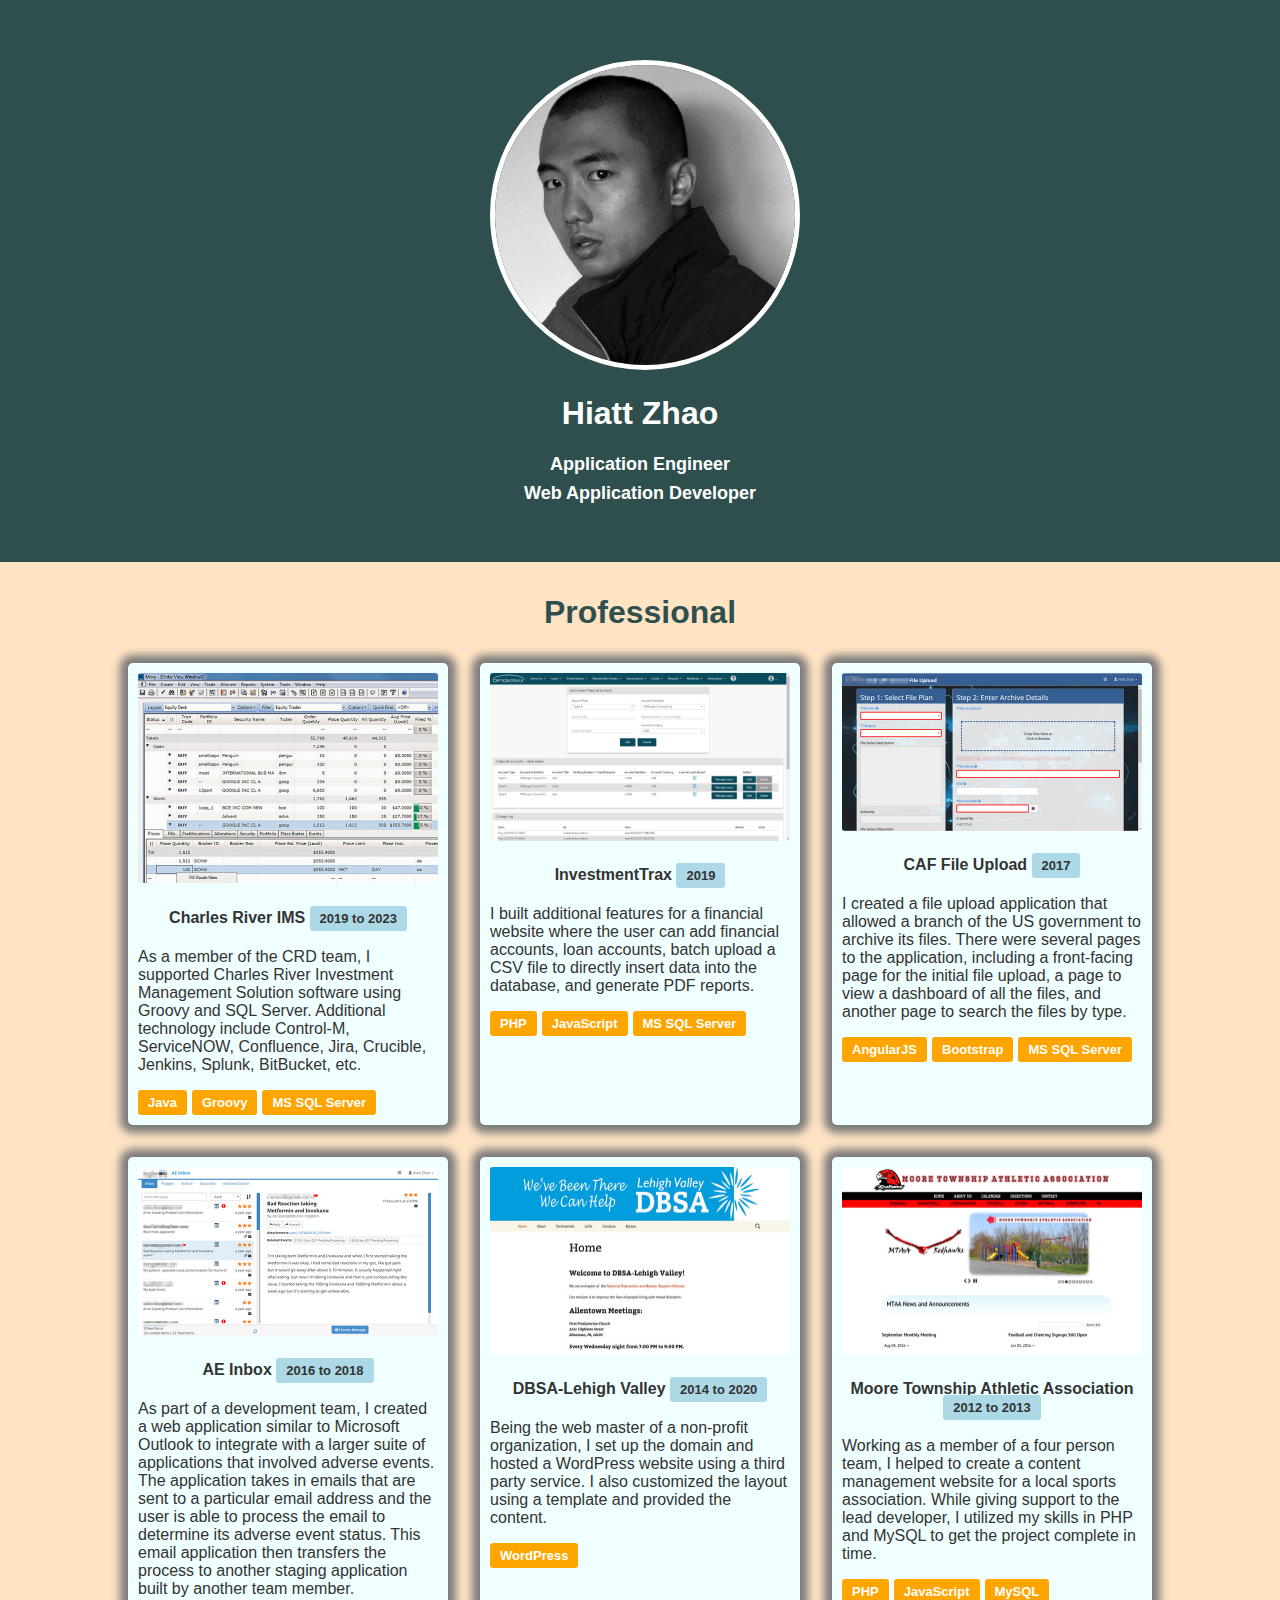
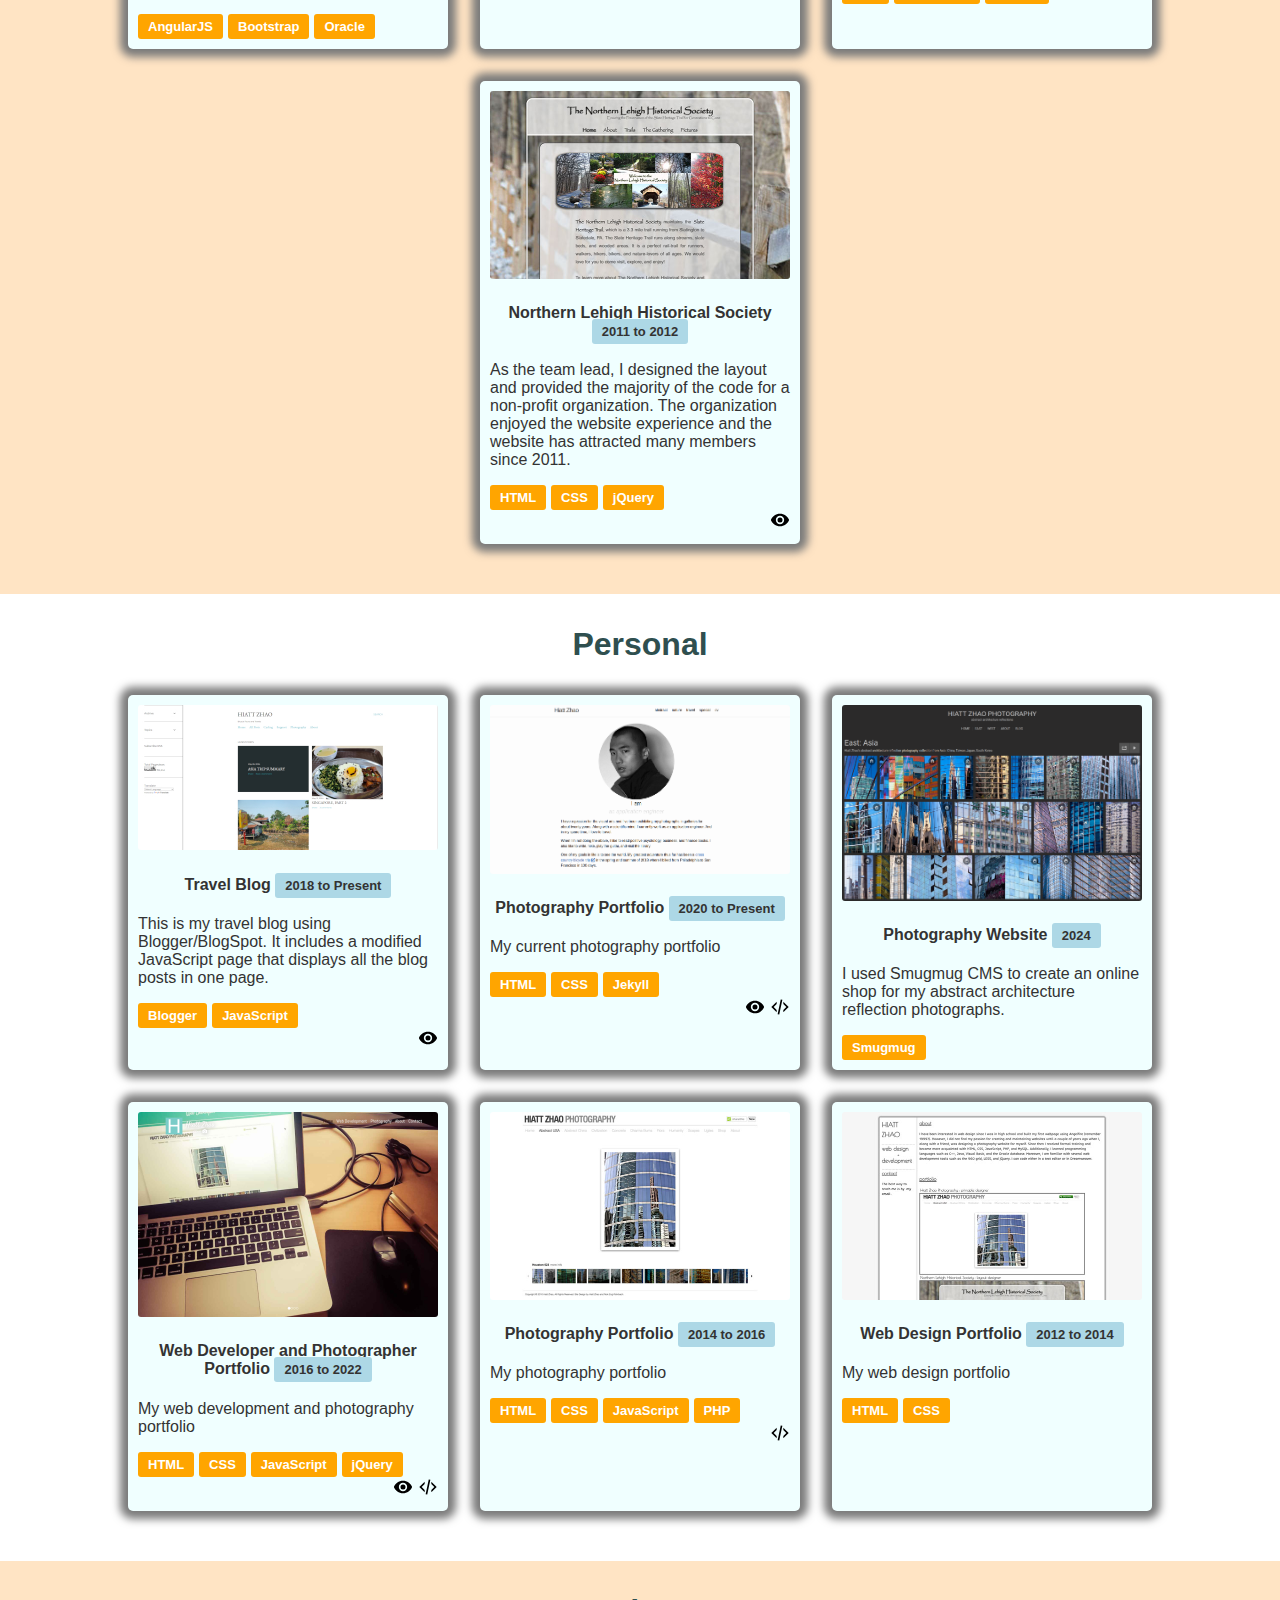
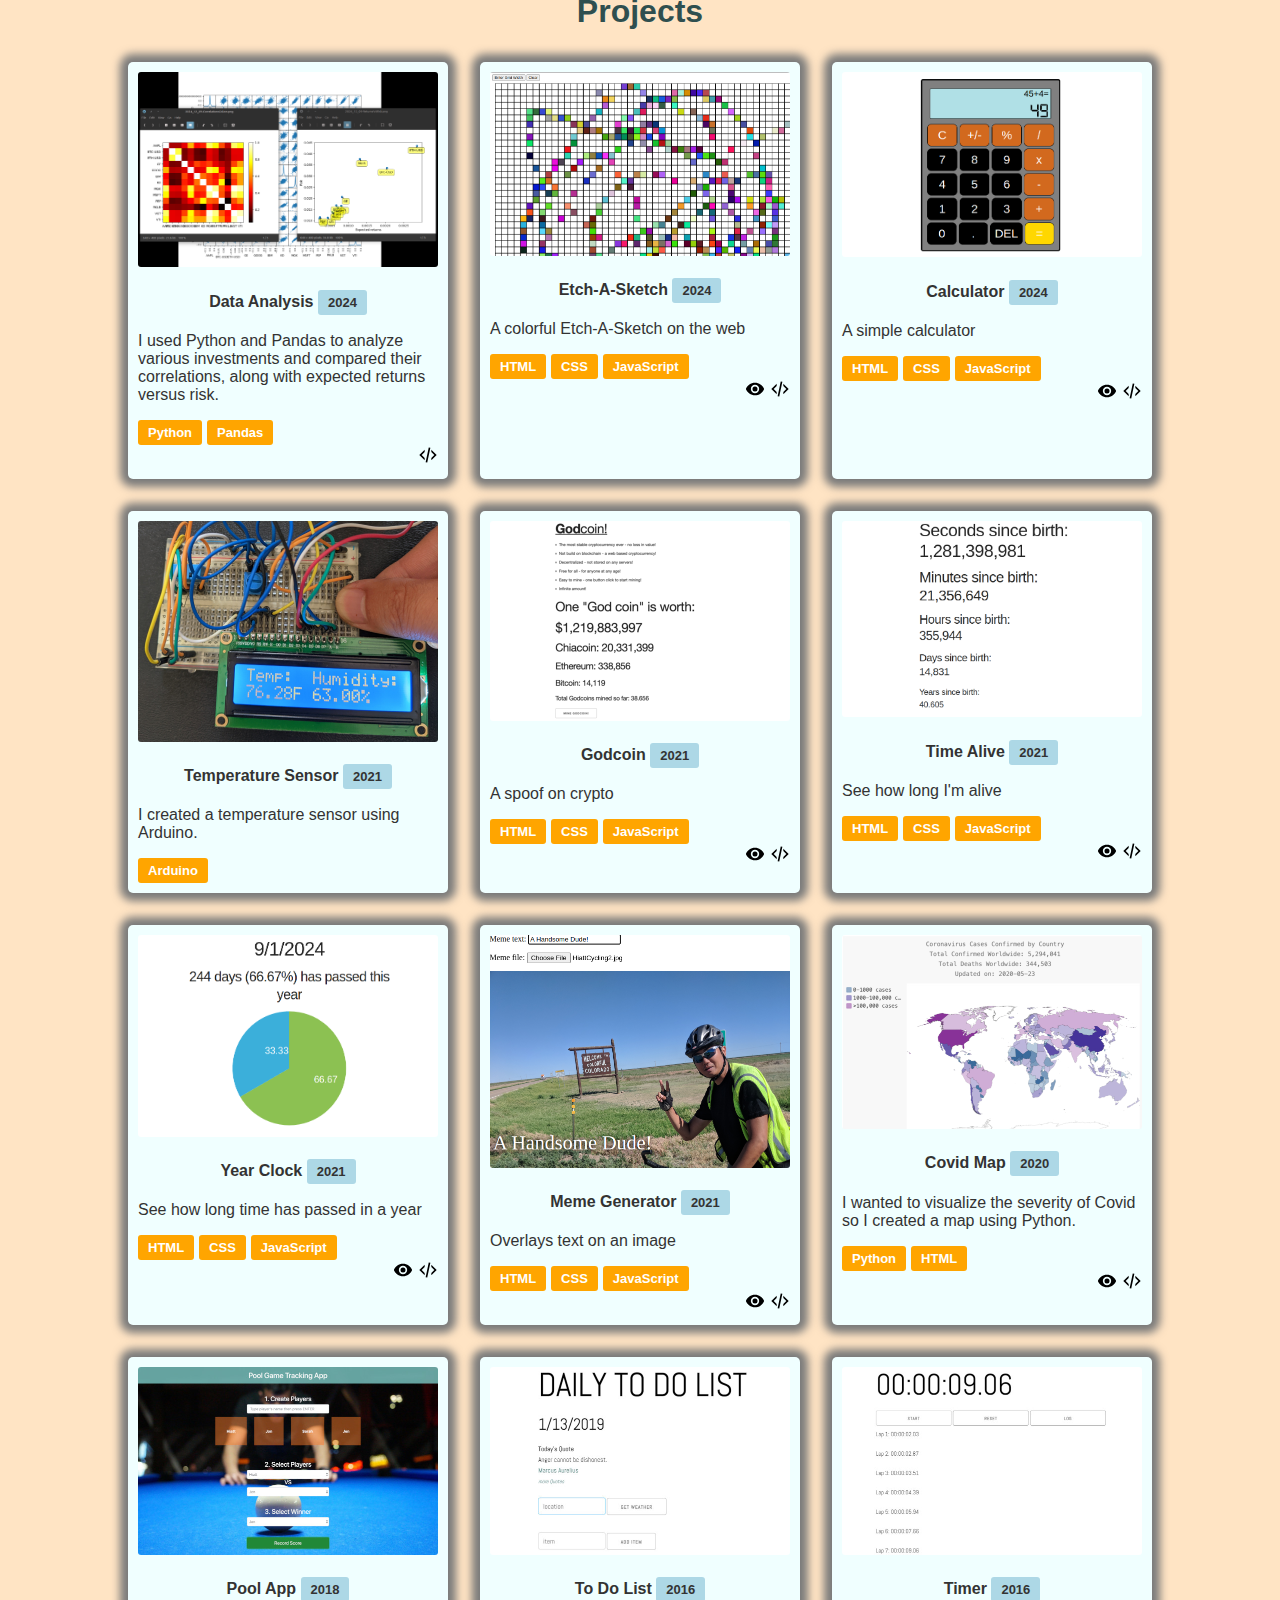
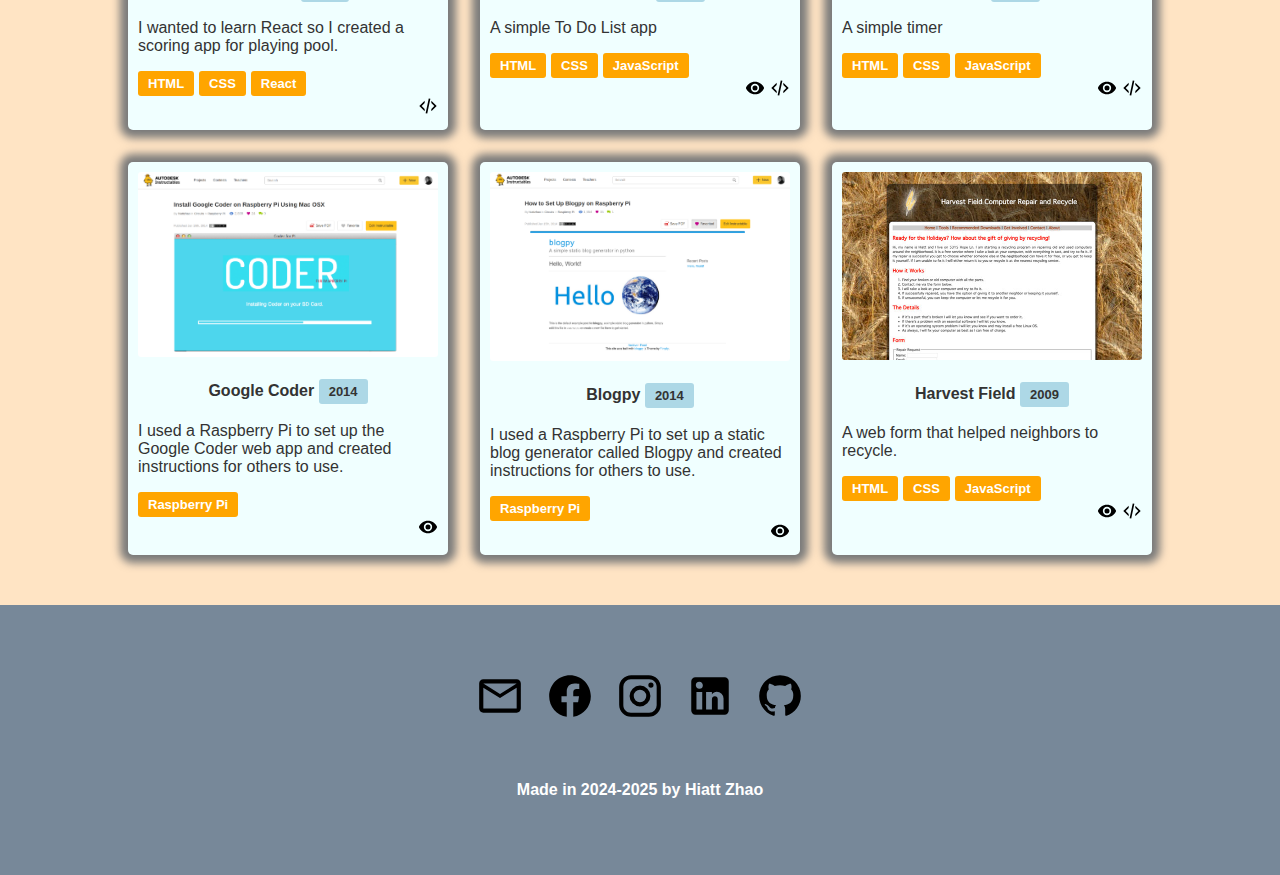
<file: index.html>
<!DOCTYPE html>
<html lang="en">
  <head>
    <!-- Global site tag (gtag.js) - Google Analytics -->
    <script
      async
      src="https://www.googletagmanager.com/gtag/js?id=UA-127458964-1"
    ></script>
    <script>
      window.dataLayer = window.dataLayer || [];
      function gtag() {
        dataLayer.push(arguments);
      }
      gtag("js", new Date());

      gtag("config", "UA-127458964-1");

      gtag("config", "G-P65F7Z32SM");
    </script>

    <meta charset="UTF-8" />
    <title>Hiatt Zhao</title>
    <meta
      name="description"
      content="Hiatt Zhao | application engineer and web application developer"
    />
    <meta
      name="keywords"
      content="hiatt, zhao, web, website, design, development, application, portfolio"
    />
    <meta name="author" content="Hiatt Zhao" />
    <meta name="viewport" content="width=device-width, initial-scale=1.0" />
    <link rel="icon" type="image/png" href="images/favicon.png" />

    <link rel="stylesheet" href="style.css" />
  </head>

  <body>
    <header>
      <div>
        <img src="images/hiatt.jpg" alt="Hiatt Zhao portrait" />
      </div>
      <h1>Hiatt Zhao</h1>
      <h2>Application Engineer</h2>
      <h2>Web Application Developer</h2>
    </header>
    <main>
      <section>
        <h3>Professional</h3>
        <div class="cards">
          <div class="card">
            <img
              src="images/professional/2019CRD.jpg"
              alt="Charles River IMS"
              width="600px"
            />
            <h4>Charles River IMS <span>2019 to 2023</span></h4>
            <p>
              As a member of the CRD team, I supported Charles River Investment
              Management Solution software using Groovy and SQL Server.
              Additional technology include Control-M, ServiceNOW, Confluence,
              Jira, Crucible, Jenkins, Splunk, BitBucket, etc.
            </p>
            <div class="tags">
              <span>Java</span>
              <span>Groovy</span>
              <span>MS SQL Server</span>
            </div>
          </div>
          <div class="card">
            <img
              src="images/professional/2019InvestmenTrax.jpg"
              alt="InvestmentTrax"
            />
            <h4>InvestmentTrax <span>2019</span></h4>
            <p>
              I built additional features for a financial website where the user
              can add financial accounts, loan accounts, batch upload a CSV file
              to directly insert data into the database, and generate PDF
              reports.
            </p>
            <div class="tags">
              <span>PHP</span>
              <span>JavaScript</span>
              <span>MS SQL Server</span>
            </div>
          </div>
          <div class="card">
            <img src="images/professional/2017CAF.jpg" alt="CAF File Upload" />
            <h4>CAF File Upload <span>2017</span></h4>
            <p>
              I created a file upload application that allowed a branch of the
              US government to archive its files. There were several pages to
              the application, including a front-facing page for the initial
              file upload, a page to view a dashboard of all the files, and
              another page to search the files by type.
            </p>
            <div class="tags">
              <span>AngularJS</span>
              <span>Bootstrap</span>
              <span>MS SQL Server</span>
            </div>
          </div>
          <div class="card">
            <img src="images/professional/2016AE-Inbox.jpg" alt="AE Inbox" />
            <h4>AE Inbox <span>2016 to 2018</span></h4>
            <p>
              As part of a development team, I created a web application similar
              to Microsoft Outlook to integrate with a larger suite of
              applications that involved adverse events. The application takes
              in emails that are sent to a particular email address and the user
              is able to process the email to determine its adverse event
              status. This email application then transfers the process to
              another staging application built by another team member.
            </p>
            <div class="tags">
              <span>AngularJS</span>
              <span>Bootstrap</span>
              <span>Oracle</span>
            </div>
          </div>
          <div class="card">
            <img
              src="images/professional/2015dbsa.jpg"
              alt="DBSA Lehigh Valley"
            />
            <h4>DBSA-Lehigh Valley <span>2014 to 2020</span></h4>
            <p>
              Being the web master of a non-profit organization, I set up the
              domain and hosted a WordPress website using a third party service.
              I also customized the layout using a template and provided the
              content.
            </p>
            <div class="tags">
              <span>WordPress</span>
            </div>
          </div>
          <div class="card">
            <img
              src="images/professional/2013mtaa.jpg"
              alt="Moore Township Athletic Association"
            />
            <h4>
              Moore Township Athletic Association <span>2012 to 2013</span>
            </h4>
            <p>
              Working as a member of a four person team, I helped to create a
              content management website for a local sports association. While
              giving support to the lead developer, I utilized my skills in PHP
              and MySQL to get the project complete in time.
            </p>
            <div class="tags">
              <span>PHP</span>
              <span>JavaScript</span>
              <span>MySQL</span>
            </div>
          </div>
          <div class="card">
            <img
              src="images/professional/2012nlhs.jpg"
              alt="Northern Lehigh Historical Society"
            />
            <h4>
              Northern Lehigh Historical Society <span>2011 to 2012</span>
            </h4>
            <p>
              As the team lead, I designed the layout and provided the majority
              of the code for a non-profit organization. The organization
              enjoyed the website experience and the website has attracted many
              members since 2011.
            </p>
            <div class="tags">
              <span>HTML</span>
              <span>CSS</span>
              <span>jQuery</span>
            </div>
            <div class="links">
              <span
                ><a href="https://nlhistoricalsociety.org" title="View Site"
                  ><img src="images/icons/view.svg" alt="View Site" /></a
              ></span>
            </div>
          </div>
        </div>
      </section>
      <section>
        <h3>Personal</h3>
        <div class="cards">
          <div class="card">
            <img src="images/personal/2018Blogger.jpg" alt="Travel Blog" />
            <h4>Travel Blog <span>2018 to Present</span></h4>
            <p>
              This is my travel blog using Blogger/BlogSpot. It includes a
              modified JavaScript page that displays all the blog posts in one
              page.
            </p>
            <div class="tags">
              <span>Blogger</span>
              <span>JavaScript</span>
            </div>
            <div class="links">
              <span
                ><a href="https://hiattzhao.com" title="View Site"
                  ><img src="images/icons/view.svg" alt="View Site" /></a
              ></span>
            </div>
          </div>
          <div class="card">
            <img
              src="images/personal/2023PhotoPortfolio.png"
              alt="Photography Portfolio"
            />
            <h4>Photography Portfolio <span>2020 to Present</span></h4>
            <p>My current photography portfolio</p>
            <div class="tags">
              <span>HTML</span>
              <span>CSS</span>
              <span>Jekyll</span>
            </div>
            <div class="links">
              <span
                ><a href="https://photos.hiattzhao.com" title="View Site"
                  ><img src="images/icons/view.svg" alt="View Site" /></a
              ></span>
              <span
                ><a
                  href="https://github.com/hiattzhao/photos-portfolio"
                  title="View Code"
                  ><img src="images/icons/code.svg" alt="View Code" /></a
              ></span>
            </div>
          </div>
          <div class="card">
            <img
              src="images/personal/2023PhotoSmugmug.png"
              alt="Photography Website"
            />
            <h4>Photography Website <span>2024</span></h4>
            <p>
              I used Smugmug CMS to create an online shop for my abstract
              architecture reflection photographs.
            </p>
            <div class="tags">
              <span>Smugmug</span>
            </div>
          </div>
          <div class="card">
            <img
              src="images/personal/2016Portfolio.jpg"
              alt="Web Developer and Photographer Portfolio"
            />
            <h4>
              Web Developer and Photographer Portfolio
              <span>2016 to 2022</span>
            </h4>
            <p>My web development and photography portfolio</p>
            <div class="tags">
              <span>HTML</span>
              <span>CSS</span>
              <span>JavaScript</span>
              <span>jQuery</span>
            </div>
            <div class="links">
              <span
                ><a
                  href="https://hiattzhao.github.io/webdev-photo-portfolio/"
                  title="View Site"
                  ><img src="images/icons/view.svg" alt="View Site" /></a
              ></span>
              <span
                ><a
                  href="https://github.com/hiattzhao/webdev-photo-portfolio"
                  title="View Code"
                  ><img src="images/icons/code.svg" alt="View Code" /></a
              ></span>
            </div>
          </div>
          <div class="card">
            <img
              src="images/personal/2014Portfolio.jpg"
              alt="Photography Portfolio"
            />
            <h4>Photography Portfolio <span>2014 to 2016</span></h4>
            <p>My photography portfolio</p>
            <div class="tags">
              <span>HTML</span>
              <span>CSS</span>
              <span>JavaScript</span>
              <span>PHP</span>
            </div>
            <div class="links">
              <span
                ><a
                  href="https://github.com/hiattzhao/photography2014"
                  title="View Code"
                  ><img src="images/icons/code.svg" alt="View Code" /></a
              ></span>
            </div>
          </div>
          <div class="card">
            <img
              src="images/personal/2012Portfolio.jpg"
              alt="Web Design Portfolio"
            />
            <h4>Web Design Portfolio <span>2012 to 2014</span></h4>
            <p>My web design portfolio</p>
            <div class="tags">
              <span>HTML</span>
              <span>CSS</span>
            </div>
          </div>
        </div>
      </section>
      <section>
        <h3>Projects</h3>
        <div class="cards">
          <div class="card">
            <img src="images/projects/2024Pandas.png" alt="Python Pandas" />
            <h4>Data Analysis <span>2024</span></h4>
            <p>
              I used Python and Pandas to analyze various investments and
              compared their correlations, along with expected returns versus
              risk.
            </p>
            <div class="tags">
              <span>Python</span>
              <span>Pandas</span>
            </div>
            <div class="links">
              <span
                ><a
                  href="https://github.com/hiattzhao/fintech"
                  title="View Code"
                  ><img src="images/icons/code.svg" alt="View Code" /></a
              ></span>
            </div>
          </div>
          <div class="card">
            <img
              src="images/projects/2024EtchASketch.png"
              alt="Etch-A-Sketch"
            />
            <h4>Etch-A-Sketch <span>2024</span></h4>
            <p>A colorful Etch-A-Sketch on the web</p>
            <div class="tags">
              <span>HTML</span>
              <span>CSS</span>
              <span>JavaScript</span>
            </div>
            <div class="links">
              <span
                ><a
                  href="https://hiattzhao.github.io/etch-a-sketch"
                  title="View Site"
                  ><img src="images/icons/view.svg" alt="View Site" /></a
              ></span>
              <span
                ><a
                  href="https://github.com/hiattzhao/etch-a-sketch"
                  title="View Code"
                  ><img src="images/icons/code.svg" alt="View Code" /></a
              ></span>
            </div>
          </div>
          <div class="card">
            <img src="images/projects/2024Calculator.png" alt="Calculator" />
            <h4>Calculator <span>2024</span></h4>
            <p>A simple calculator</p>
            <div class="tags">
              <span>HTML</span>
              <span>CSS</span>
              <span>JavaScript</span>
            </div>
            <div class="links">
              <span
                ><a
                  href="https://hiattzhao.github.io/calculator"
                  title="View Site"
                  ><img src="images/icons/view.svg" alt="View Site" /></a
              ></span>
              <span
                ><a
                  href="https://github.com/hiattzhao/calculator"
                  title="View Code"
                  ><img src="images/icons/code.svg" alt="View Code" /></a
              ></span>
            </div>
          </div>
          <div class="card">
            <img
              src="images/projects/2021TemperatureSensor.jpg"
              alt="Temperature Sensor"
            />
            <h4>Temperature Sensor <span>2021</span></h4>
            <p>I created a temperature sensor using Arduino.</p>
            <div class="tags">
              <span>Arduino</span>
            </div>
          </div>
          <div class="card">
            <img src="images/projects/2021Godcoin.jpg" alt="Godcoin" />
            <h4>Godcoin <span>2021</span></h4>
            <p>A spoof on crypto</p>
            <div class="tags">
              <span>HTML</span>
              <span>CSS</span>
              <span>JavaScript</span>
            </div>
            <div class="links">
              <span
                ><a
                  href="https://hiattzhao.github.io/webdev-photo-portfolio/apps/godcoin/index.html"
                  title="View Site"
                  ><img src="images/icons/view.svg" alt="View Site" /></a
              ></span>
              <span
                ><a
                  href="https://github.com/hiattzhao/webdev-photo-portfolio/tree/main/apps/godcoin"
                  title="View Code"
                  ><img src="images/icons/code.svg" alt="View Code" /></a
              ></span>
            </div>
          </div>
          <div class="card">
            <img src="images/projects/2021TimeAlive.png" alt="Time Alive" />
            <h4>Time Alive <span>2021</span></h4>
            <p>See how long I'm alive</p>
            <div class="tags">
              <span>HTML</span>
              <span>CSS</span>
              <span>JavaScript</span>
            </div>
            <div class="links">
              <span
                ><a
                  href="https://hiattzhao.github.io/webdev-photo-portfolio/apps/time-alive"
                  title="View Site"
                  ><img src="images/icons/view.svg" alt="View Site" /></a
              ></span>
              <span
                ><a
                  href="https://github.com/hiattzhao/webdev-photo-portfolio/blob/main/apps/time-alive.html"
                  title="View Code"
                  ><img src="images/icons/code.svg" alt="View Code" /></a
              ></span>
            </div>
          </div>
          <div class="card">
            <img src="images/projects/2021YearClock.png" alt="Year Clock" />
            <h4>Year Clock <span>2021</span></h4>
            <p>See how long time has passed in a year</p>
            <div class="tags">
              <span>HTML</span>
              <span>CSS</span>
              <span>JavaScript</span>
            </div>
            <div class="links">
              <span
                ><a
                  href="https://hiattzhao.github.io/webdev-photo-portfolio/apps/year-clock"
                  title="View Site"
                  ><img src="images/icons/view.svg" alt="View Site" /></a
              ></span>
              <span
                ><a
                  href="https://github.com/hiattzhao/webdev-photo-portfolio/blob/main/apps/year-clock.html"
                  title="View Code"
                  ><img src="images/icons/code.svg" alt="View Code" /></a
              ></span>
            </div>
          </div>
          <div class="card">
            <img
              src="images/projects/2021MemeGenerator.png"
              alt="Meme Generator"
            />
            <h4>Meme Generator <span>2021</span></h4>
            <p>Overlays text on an image</p>
            <div class="tags">
              <span>HTML</span>
              <span>CSS</span>
              <span>JavaScript</span>
            </div>
            <div class="links">
              <span
                ><a
                  href="https://hiattzhao.github.io/webdev-photo-portfolio/apps/meme-generator"
                  title="View Site"
                  ><img src="images/icons/view.svg" alt="View Site" /></a
              ></span>
              <span
                ><a
                  href="https://github.com/hiattzhao/webdev-photo-portfolio/blob/main/apps/meme-generator.html"
                  title="View Code"
                  ><img src="images/icons/code.svg" alt="View Code" /></a
              ></span>
            </div>
          </div>
          <div class="card">
            <img src="images/projects/2020CovidMap.jpg" alt="Covid Map" />
            <h4>Covid Map <span>2020</span></h4>
            <p>
              I wanted to visualize the severity of Covid so I created a map
              using Python.
            </p>
            <div class="tags">
              <span>Python</span>
              <span>HTML</span>
            </div>
            <div class="links">
              <span
                ><a
                  href="https://hiattzhao.github.io/webdev-photo-portfolio/apps/corona_virus_cases.html"
                  title="View Site"
                  ><img src="images/icons/view.svg" alt="View Site" /></a
              ></span>
              <span
                ><a
                  href="https://github.com/hiattzhao/python-crash-course/tree/master/data_visualization/coronavirus"
                  title="View Code"
                  ><img src="images/icons/code.svg" alt="View Code" /></a
              ></span>
            </div>
          </div>
          <div class="card">
            <img src="images/projects/2018PoolApp.jpg" alt="Pool App" />
            <h4>Pool App <span>2018</span></h4>
            <p>
              I wanted to learn React so I created a scoring app for playing
              pool.
            </p>
            <div class="tags">
              <span>HTML</span>
              <span>CSS</span>
              <span>React</span>
            </div>
            <div class="links">
              <span
                ><a
                  href="https://github.com/hiattzhao/webdev-photo-portfolio/tree/main/apps/pool-app"
                  title="View Code"
                  ><img src="images/icons/code.svg" alt="View Code" /></a
              ></span>
            </div>
          </div>
          <div class="card">
            <img src="images/projects/2016TodoList.jpg" alt="To do list" />
            <h4>To Do List <span>2016</span></h4>
            <p>A simple To Do List app</p>
            <div class="tags">
              <span>HTML</span>
              <span>CSS</span>
              <span>JavaScript</span>
            </div>
            <div class="links">
              <span
                ><a
                  href="https://hiattzhao.github.io/webdev-photo-portfolio/apps/to-do-list.html"
                  title="View Site"
                  ><img src="images/icons/view.svg" alt="View Site" /></a
              ></span>
              <span
                ><a
                  href="https://github.com/hiattzhao/webdev-photo-portfolio/blob/main/apps/to-do-list.html"
                  title="View Code"
                  ><img src="images/icons/code.svg" alt="View Code" /></a
              ></span>
            </div>
          </div>
          <div class="card">
            <img src="images/projects/2016Timer.jpg" alt="Timer" />
            <h4>Timer <span>2016</span></h4>
            <p>A simple timer</p>
            <div class="tags">
              <span>HTML</span>
              <span>CSS</span>
              <span>JavaScript</span>
            </div>
            <div class="links">
              <span
                ><a
                  href="https://hiattzhao.github.io/webdev-photo-portfolio/apps/timer.html"
                  title="View Site"
                  ><img src="images/icons/view.svg" alt="View Site" /></a
              ></span>
              <span
                ><a
                  href="https://github.com/hiattzhao/webdev-photo-portfolio/blob/main/apps/timer.html"
                  title="View Code"
                  ><img src="images/icons/code.svg" alt="View Code" /></a
              ></span>
            </div>
          </div>
          <div class="card">
            <img src="images/projects/2014GoogleCoder.png" alt="Google Coder" />
            <h4>Google Coder <span>2014</span></h4>
            <p>
              I used a Raspberry Pi to set up the Google Coder web app and
              created instructions for others to use.
            </p>
            <div class="tags">
              <span>Raspberry Pi</span>
            </div>
            <div class="links">
              <span
                ><a
                  href="https://www.instructables.com/Install-Google-Coder-on-Raspberry-Pi-using-Mac-OSX/"
                  title="View Site"
                  ><img src="images/icons/view.svg" alt="View Site" /></a
              ></span>
            </div>
          </div>
          <div class="card">
            <img src="images/projects/2014Blogpy.png" alt="Blogpy" />
            <h4>Blogpy <span>2014</span></h4>
            <p>
              I used a Raspberry Pi to set up a static blog generator called
              Blogpy and created instructions for others to use.
            </p>
            <div class="tags">
              <span>Raspberry Pi</span>
            </div>
            <div class="links">
              <span
                ><a
                  href="https://www.instructables.com/How-to-Set-Up-Blogpy-on-Raspberry-Pi/"
                  title="View Site"
                  ><img src="images/icons/view.svg" alt="View Site" /></a
              ></span>
            </div>
          </div>
          <div class="card">
            <img
              src="images/projects/2009HarvestField.jpg"
              alt="Harvest Field"
            />
            <h4>Harvest Field <span>2009</span></h4>
            <p>A web form that helped neighbors to recycle.</p>
            <div class="tags">
              <span>HTML</span>
              <span>CSS</span>
              <span>JavaScript</span>
            </div>
            <div class="links">
              <span
                ><a
                  href="https://hiattzhao.github.io/harvest-field/"
                  title="View Site"
                  ><img src="images/icons/view.svg" alt="View Site" /></a
              ></span>
              <span
                ><a
                  href="https://github.com/hiattzhao/harvest-field"
                  title="View Code"
                  ><img src="images/icons/code.svg" alt="View Code" /></a
              ></span>
            </div>
          </div>
        </div>
      </section>
      <!--
      <section id="exercises">
        <h3>Exercises</h3>
        <div class="cards">
          <div class="card">
            <img
              src="images/exercises/js.svg"
              alt="Javascript Logo"
            />

            <h4><a href="https://github.com/hiattzhao/javascript-exercises/tree/main/02_repeatString">Repeat String</a></h4>
            <p>Repeat a string a given number of times</p>

            <h4><a href="https://github.com/hiattzhao/javascript-exercises/tree/main/03_reverseString">Reverse a String</a></h4>
            <p>Reverse a String</p>

            <h4><a href="https://github.com/hiattzhao/javascript-exercises/tree/main/04_removeFromArray">Remove from Array</a></h4>
            <p>Remove a specified value from an array</p>

            <h4><a href="https://github.com/hiattzhao/javascript-exercises/tree/main/05_sumAll">Sum All</a></h4>
            <p>Take 2 integers and return the sum of every number between (and including) them</p>

            <h4><a href="https://github.com/hiattzhao/javascript-exercises/tree/main/06_leapYears">Leap Years</a></h4>
            <p>Determine whether or not a given year is a leap year</p>

            <h4><a href="https://github.com/hiattzhao/javascript-exercises/tree/main/07_tempConversion">Temp Conversion</a></h4>
            <p>Temperature celsius/fahrenheit conversion</p>

            <h4><a href="https://github.com/hiattzhao/javascript-exercises/tree/main/09_palindromes">Palindromes</a></h4>
            <p>Analyze a string and determine if it is a Palindrome</p>

            <h4><a href="https://github.com/hiattzhao/javascript-exercises/tree/main/10_fibonacci">Fibonacci</a></h4>
            <p>Calculate the value of the position in the Fibonacci sequence of a given number</p>

          </div>
          <div class="card">
            <img src="images/exercises/css.svg" alt="CSS Logo" />
              <h4><a href="https://github.com/hiattzhao/css-exercises/tree/main/grid/01-grid-layout-1">Grid Layout 1</a></h4>
              <p>The Holy Grail Layout with Grid</p>
          
              <h4><a href="https://github.com/hiattzhao/css-exercises/tree/main/grid/02-grid-layout-2">Grid Layout 2</a></h4>
              <p>Holy Grail Mockup with Grid</p>
          
              <h4><a href="https://github.com/hiattzhao/css-exercises/tree/main/grid/03-grid-layout-3">Grid Layout 3</a></h4>
              <p>Responsive Holy Grail Layout with Grid</p>
          
              <h4><a href="https://github.com/hiattzhao/css-exercises/tree/main/flex/06-flex-layout">Flex Layout 1</a></h4>
              <p>An entire page</p>

              <h4><a href="https://github.com/hiattzhao/css-exercises/tree/main/flex/07-flex-layout-2">Flex Layout 2</a></h4>
              <p>The Holy Grail of Layouts with Flexbox</p>
          
              <h4><a href="https://github.com/hiattzhao/css-exercises/tree/main/flex/05-flex-modal">Flex Modal</a></h4>
              <p>A common "modal" style with Flexbox</p>
          
              <h4><a href="https://github.com/hiattzhao/css-exercises/tree/main/flex/04-flex-information">Flex Information</a></h4>
              <p>A very common website feature</p>
          
              <h4><a href="https://github.com/hiattzhao/css-exercises/tree/main/flex/02-flex-header">Flex Header 1</a></h4>
              <p>A Basic Header</p>

              <h4><a href="https://github.com/hiattzhao/css-exercises/tree/main/flex/03-flex-header-2">Flex Header 2</a></h4>
              <p>Another common header style</p>
          
              <h4><a href="https://github.com/hiattzhao/css-exercises/tree/main/flex/01-flex-center">Flex Center</a></h4>
              <p>Centering with Flexbox</p>

            </div>
          </div>
        </div>
      </section>
    --></main>
    <footer>
      <ul>
        <li>
          <a href="mailto:hiattzhao@gmail.com"
            ><img src="images/icons/email.svg" alt="Email"
          /></a>
        </li>
        <li>
          <a href="https://facebook.com/hiattzhao"
            ><img src="images/icons/facebook.svg" alt="Facebook"
          /></a>
        </li>
        <li>
          <a href="https://instagram.com/hiattzhao"
            ><img src="images/icons/instagram.svg" alt="Instagram"
          /></a>
        </li>
        <li>
          <a href="https://linkedin.com/in/hiattzhao"
            ><img src="images/icons/linkedin.svg" alt="LinkedIn"
          /></a>
        </li>
        <li>
          <a href="https://github.com/hiattzhao"
            ><img src="images/icons/github.svg" alt="GitHub"
          /></a>
        </li>
      </ul>
      <p>Made in 2024-2025 by Hiatt Zhao</p>
    </footer>
  </body>
</html>
</file>
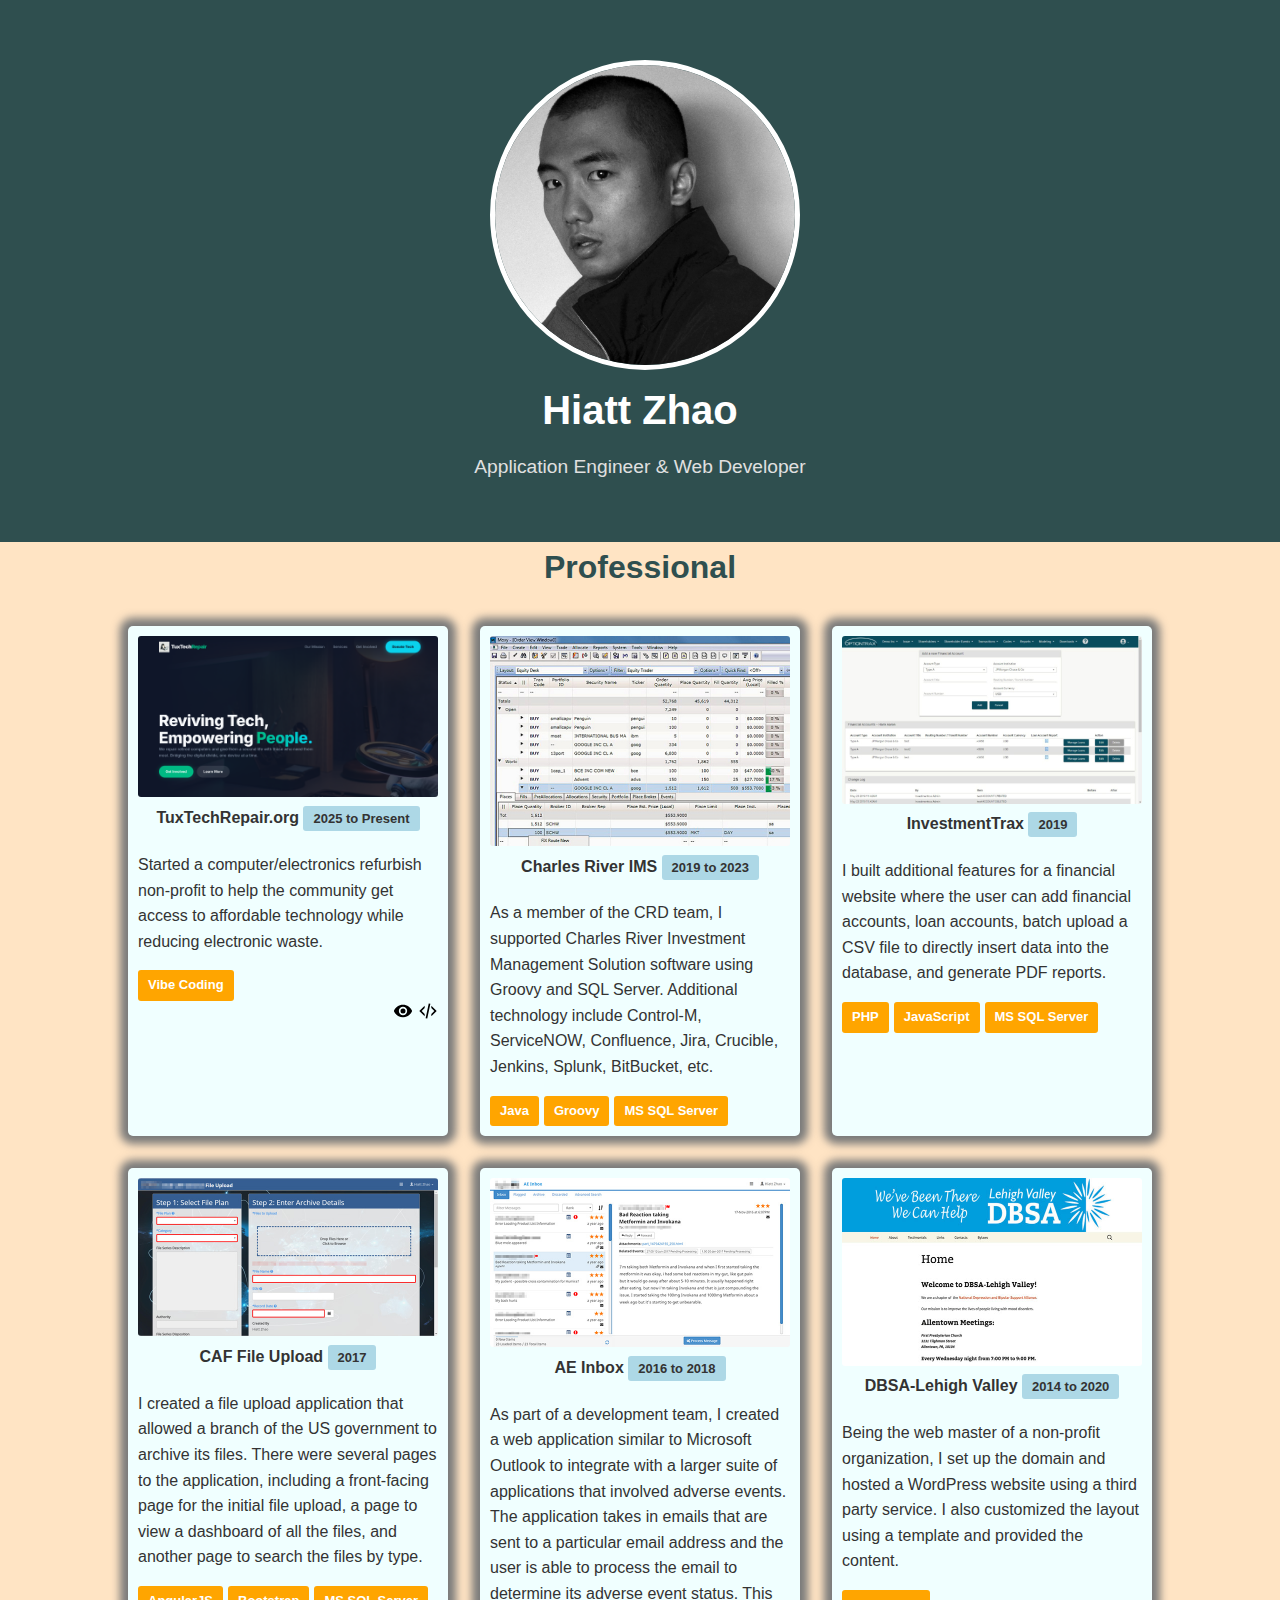
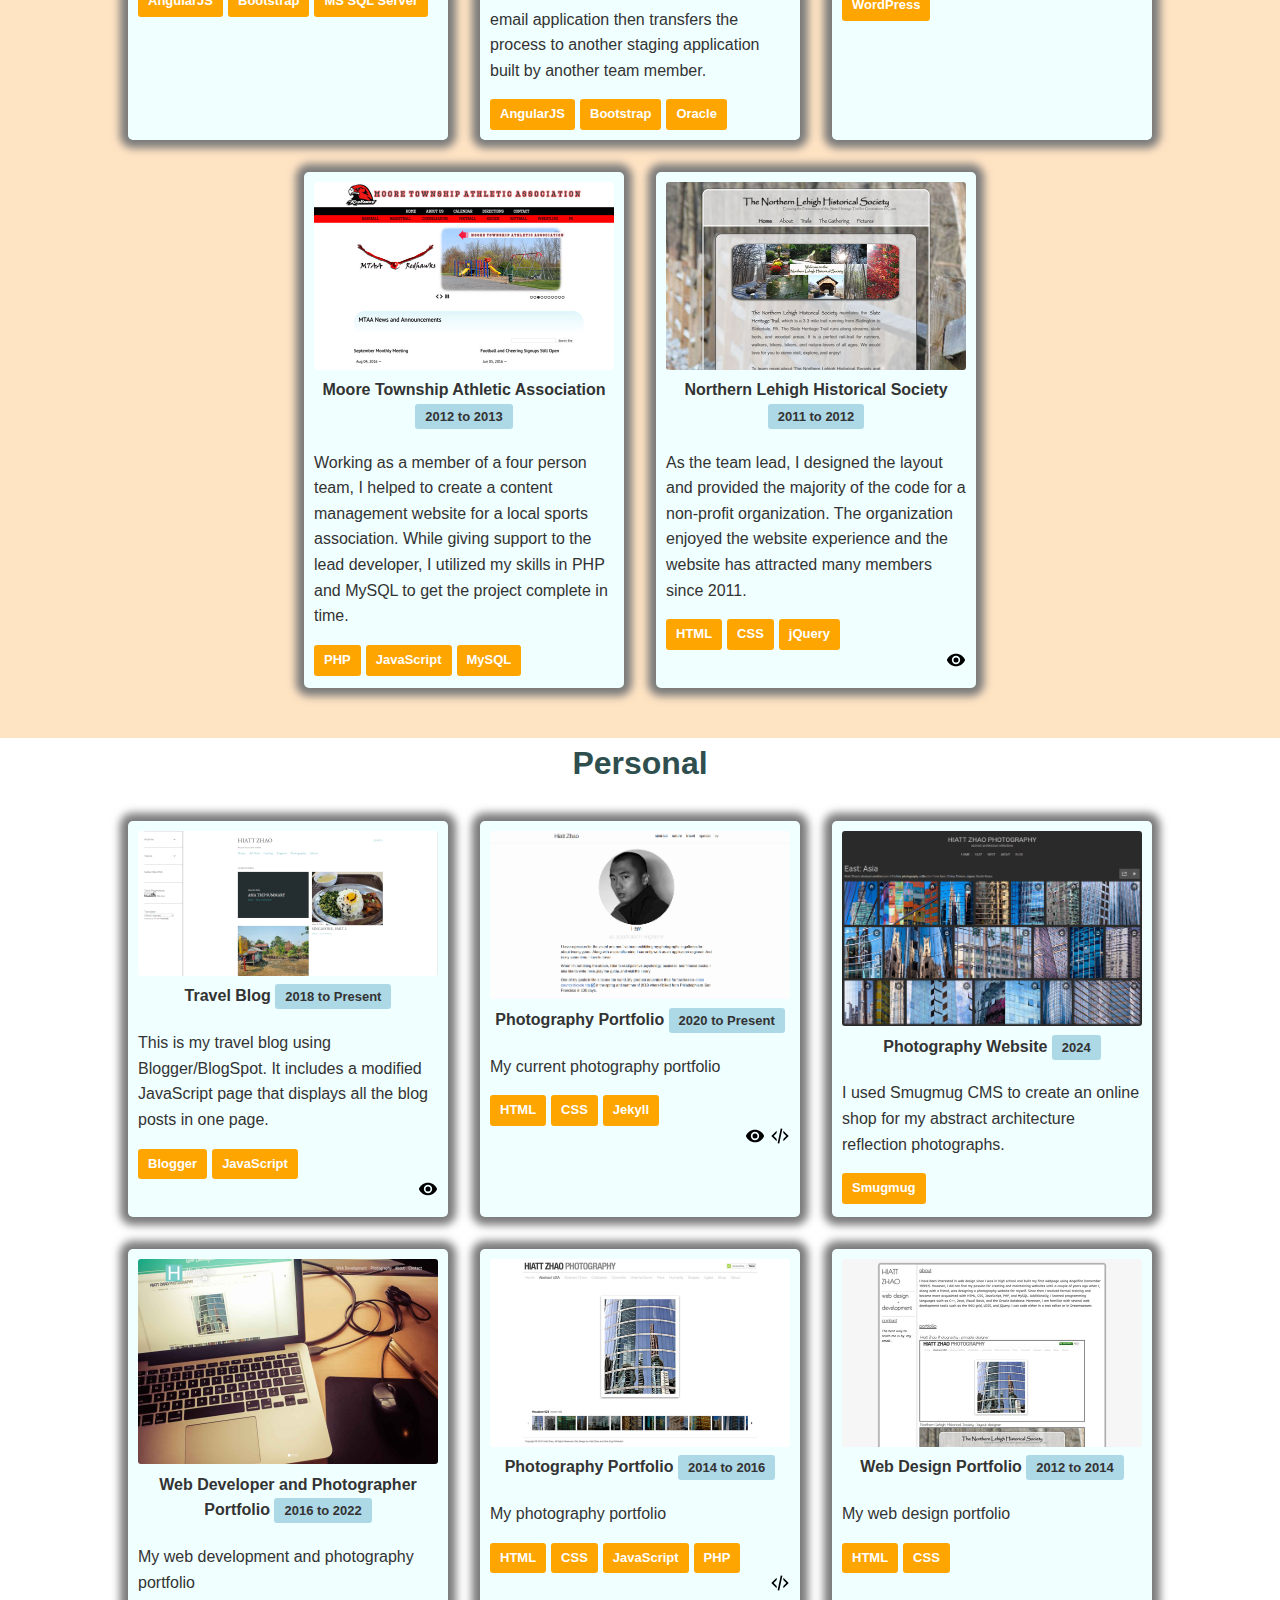
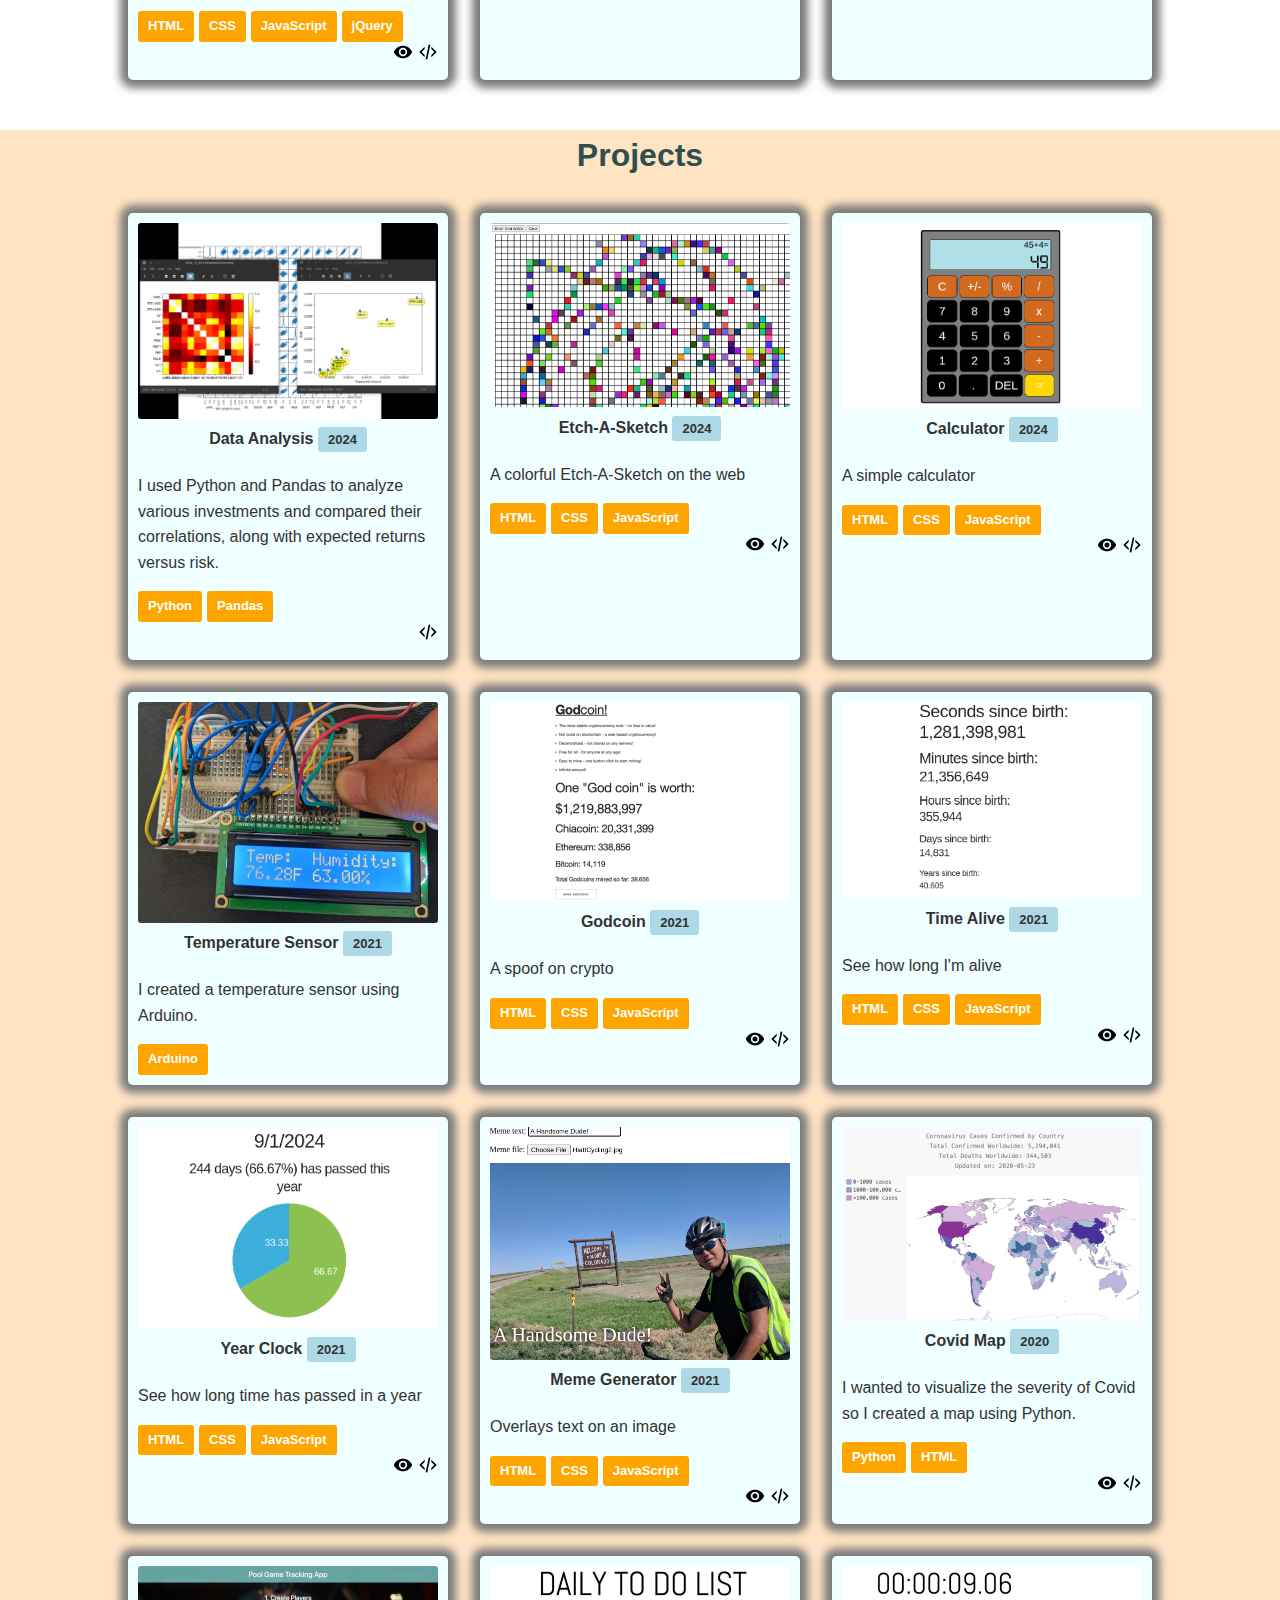
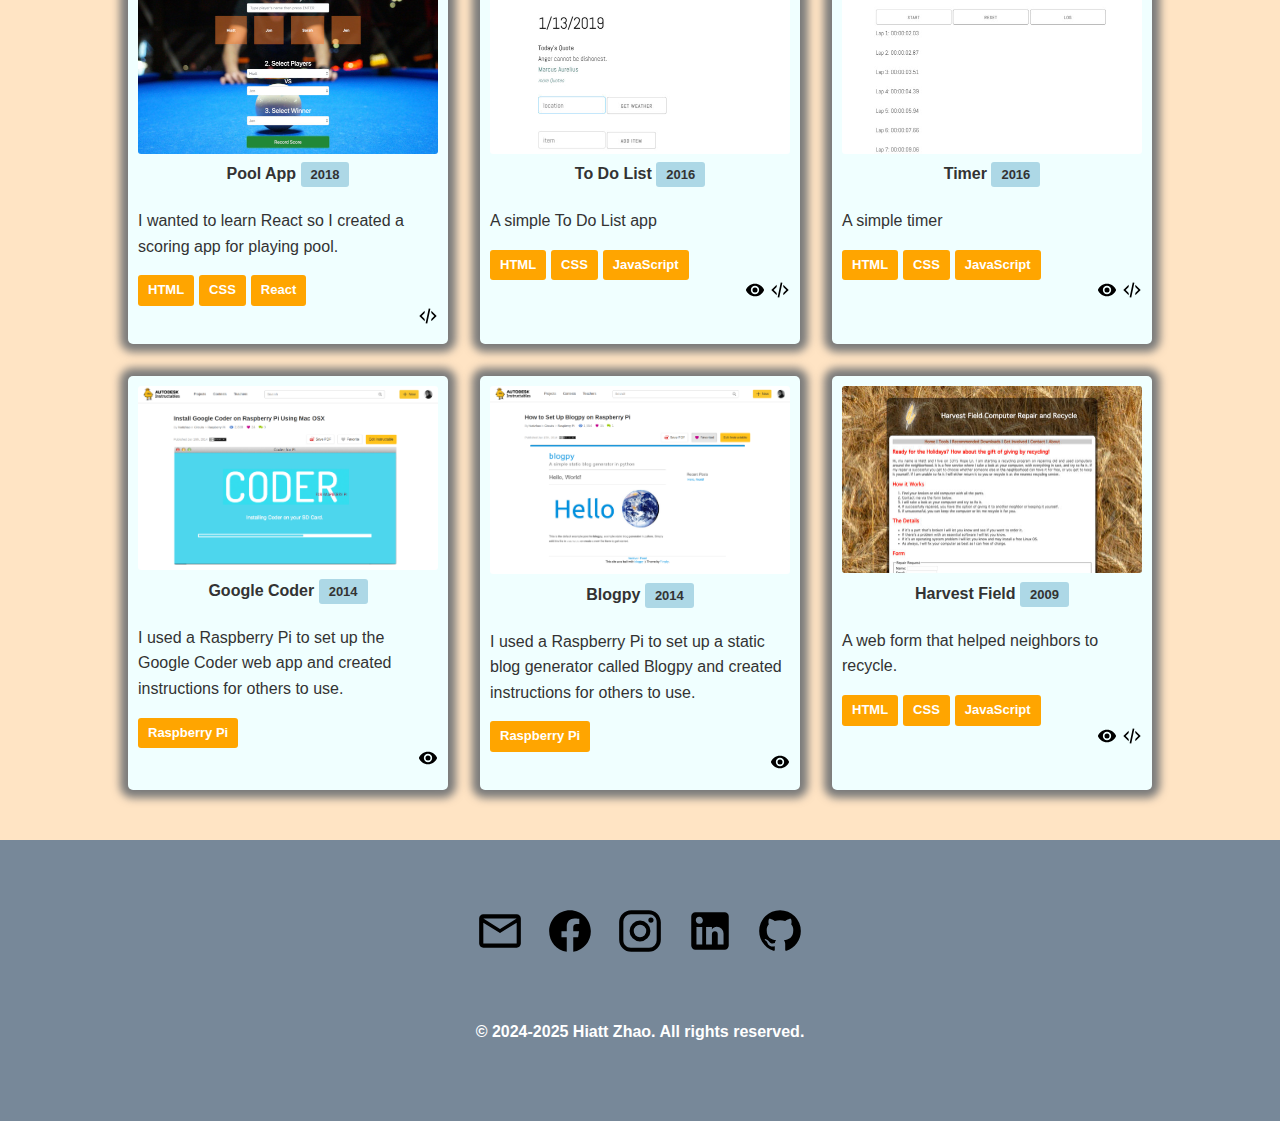
<file: portfolio2025/index.html>
<!DOCTYPE html>
<html lang="en">

<head>
  <!-- Global site tag (gtag.js) - Google Analytics -->
  <script async src="https://www.googletagmanager.com/gtag/js?id=UA-127458964-1"></script>
  <script>
    window.dataLayer = window.dataLayer || [];
    function gtag() {
      dataLayer.push(arguments);
    }
    gtag("js", new Date());

    gtag("config", "UA-127458964-1");

    gtag("config", "G-P65F7Z32SM");
  </script>

  <meta charset="UTF-8" />
  <title>Hiatt Zhao | Application Engineer & Web Developer Portfolio</title>
  <meta name="description"
    content="Portfolio of Hiatt Zhao, an experienced application engineer and web developer. Explore professional projects, personal work, and technical experiments showcasing expertise in Java, Groovy, JavaScript, Python, and more." />
  <meta name="keywords"
    content="application engineer, web developer, portfolio, Java, Groovy, JavaScript, Python, full-stack development, web design" />
  <meta name="author" content="Hiatt Zhao" />
  <meta name="viewport" content="width=device-width, initial-scale=1.0" />
  <meta name="robots" content="index, follow" />
  <meta name="language" content="English" />
  <link rel="icon" type="image/png" href="images/favicon.png" />
  <link rel="canonical" href="https://hiattzhao.github.io" />

  <!-- Open Graph Meta Tags for Social Sharing -->
  <meta property="og:title" content="Hiatt Zhao | Application Engineer & Web Developer Portfolio" />
  <meta property="og:description"
    content="Portfolio of Hiatt Zhao, an experienced application engineer and web developer with expertise in Java, Groovy, JavaScript, Python, and full-stack development." />
  <meta property="og:url" content="https://hiattzhao.github.io" />
  <meta property="og:type" content="website" />
  <meta property="og:image" content="https://hiattzhao.github.io/images/hiatt.jpg" />
  <meta property="og:image:alt" content="Hiatt Zhao portrait" />

  <!-- Twitter Card Meta Tags -->
  <meta name="twitter:card" content="summary_large_image" />
  <meta name="twitter:title" content="Hiatt Zhao | Application Engineer & Web Developer" />
  <meta name="twitter:description"
    content="Explore my portfolio of professional and personal web development projects." />
  <meta name="twitter:image" content="https://hiattzhao.github.io/images/hiatt.jpg" />

  <!-- Performance Optimization -->
  <link rel="preconnect" href="https://www.googletagmanager.com" />
  <link rel="dns-prefetch" href="https://www.google-analytics.com" />

  <link rel="stylesheet" href="style.css" />
</head>

<body>
  <a href="#main-content" class="skip-link">Skip to main content</a>
  <header>
    <div>
      <img src="images/hiatt.jpg" alt="Hiatt Zhao portrait" width="300" height="300" />
    </div>
    <h1>Hiatt Zhao</h1>
    <p>Application Engineer & Web Developer</p>
  </header>
  <main id="main-content">
    <section>
      <h3>Professional</h3>
      <div class="cards">
        <div class="card">
          <img src="images/professional/2025TuxTechRepair.png"
            alt="TuxTechRepair.org - Computer and electronics refurbishment non-profit" width="600px" />
          <h4>TuxTechRepair.org <span>2025 to Present</span></h4>
          <p>
            Started a computer/electronics refurbish non-profit to help the community get
            access to affordable technology while reducing electronic waste.
          </p>
          <div class="tags">
            <span>Vibe Coding</span>
          </div>
          <div class="links">
            <span><a href="https://tuxtechrepair.org" title="View Site"><img src="images/icons/view.svg"
                  alt="View Site" /></a></span>
            <span><a href="https://github.com/hiattzhao/tuxtechrepair" title="View Code"><img
                  src="images/icons/code.svg" alt="View Code" /></a></span>
          </div>
        </div>
        <div class="card">
          <img src="images/professional/2019CRD.jpg"
            alt="Charles River Investment Management Solution software interface" width="600px" />
          <h4>Charles River IMS <span>2019 to 2023</span></h4>
          <p>
            As a member of the CRD team, I supported Charles River Investment
            Management Solution software using Groovy and SQL Server.
            Additional technology include Control-M, ServiceNOW, Confluence,
            Jira, Crucible, Jenkins, Splunk, BitBucket, etc.
          </p>
          <div class="tags">
            <span>Java</span>
            <span>Groovy</span>
            <span>MS SQL Server</span>
          </div>
        </div>
        <div class="card">
          <img src="images/professional/2019InvestmenTrax.jpg"
            alt="InvestmentTrax - Financial account management and reporting platform" />
          <h4>InvestmentTrax <span>2019</span></h4>
          <p>
            I built additional features for a financial website where the user
            can add financial accounts, loan accounts, batch upload a CSV file
            to directly insert data into the database, and generate PDF
            reports.
          </p>
          <div class="tags">
            <span>PHP</span>
            <span>JavaScript</span>
            <span>MS SQL Server</span>
          </div>
        </div>
        <div class="card">
          <img src="images/professional/2017CAF.jpg"
            alt="CAF File Upload - Government file archival and management system" />
          <h4>CAF File Upload <span>2017</span></h4>
          <p>
            I created a file upload application that allowed a branch of the
            US government to archive its files. There were several pages to
            the application, including a front-facing page for the initial
            file upload, a page to view a dashboard of all the files, and
            another page to search the files by type.
          </p>
          <div class="tags">
            <span>AngularJS</span>
            <span>Bootstrap</span>
            <span>MS SQL Server</span>
          </div>
        </div>
        <div class="card">
          <img src="images/professional/2016AE-Inbox.jpg"
            alt="AE Inbox - Email management application for adverse event processing" />
          <h4>AE Inbox <span>2016 to 2018</span></h4>
          <p>
            As part of a development team, I created a web application similar
            to Microsoft Outlook to integrate with a larger suite of
            applications that involved adverse events. The application takes
            in emails that are sent to a particular email address and the user
            is able to process the email to determine its adverse event
            status. This email application then transfers the process to
            another staging application built by another team member.
          </p>
          <div class="tags">
            <span>AngularJS</span>
            <span>Bootstrap</span>
            <span>Oracle</span>
          </div>
        </div>
        <div class="card">
          <img src="images/professional/2015dbsa.jpg"
            alt="DBSA Lehigh Valley - Non-profit mental health organization website" />
          <h4>DBSA-Lehigh Valley <span>2014 to 2020</span></h4>
          <p>
            Being the web master of a non-profit organization, I set up the
            domain and hosted a WordPress website using a third party service.
            I also customized the layout using a template and provided the
            content.
          </p>
          <div class="tags">
            <span>WordPress</span>
          </div>
        </div>
        <div class="card">
          <img src="images/professional/2013mtaa.jpg"
            alt="Moore Township Athletic Association - Sports organization content management system" />
          <h4>
            Moore Township Athletic Association <span>2012 to 2013</span>
          </h4>
          <p>
            Working as a member of a four person team, I helped to create a
            content management website for a local sports association. While
            giving support to the lead developer, I utilized my skills in PHP
            and MySQL to get the project complete in time.
          </p>
          <div class="tags">
            <span>PHP</span>
            <span>JavaScript</span>
            <span>MySQL</span>
          </div>
        </div>
        <div class="card">
          <img src="images/professional/2012nlhs.jpg"
            alt="Northern Lehigh Historical Society - Historical preservation and heritage website" />
          <h4>
            Northern Lehigh Historical Society <span>2011 to 2012</span>
          </h4>
          <p>
            As the team lead, I designed the layout and provided the majority
            of the code for a non-profit organization. The organization
            enjoyed the website experience and the website has attracted many
            members since 2011.
          </p>
          <div class="tags">
            <span>HTML</span>
            <span>CSS</span>
            <span>jQuery</span>
          </div>
          <div class="links">
            <span><a href="https://nlhistoricalsociety.org" title="View Site"><img src="images/icons/view.svg"
                  alt="View Site" /></a></span>
          </div>
        </div>
      </div>
    </section>
    <section>
      <h3>Personal</h3>
      <div class="cards">
        <div class="card">
          <img src="images/personal/2018Blogger.jpg" alt="Travel Blog - Journey documentation and travel experiences" />
          <h4>Travel Blog <span>2018 to Present</span></h4>
          <p>
            This is my travel blog using Blogger/BlogSpot. It includes a
            modified JavaScript page that displays all the blog posts in one
            page.
          </p>
          <div class="tags">
            <span>Blogger</span>
            <span>JavaScript</span>
          </div>
          <div class="links">
            <span><a href="https://hiattzhao.com" title="View Site"><img src="images/icons/view.svg"
                  alt="View Site" /></a></span>
          </div>
        </div>
        <div class="card">
          <img src="images/personal/2023PhotoPortfolio.png"
            alt="Photography Portfolio - Archive of travel and landscape photography 2014-2016" />
          <h4>Photography Portfolio <span>2020 to Present</span></h4>
          <p>My current photography portfolio</p>
          <div class="tags">
            <span>HTML</span>
            <span>CSS</span>
            <span>Jekyll</span>
          </div>
          <div class="links">
            <span><a href="https://photos.hiattzhao.com" title="View Site"><img src="images/icons/view.svg"
                  alt="View Site" /></a></span>
            <span><a href="https://github.com/hiattzhao/photos-portfolio" title="View Code"><img
                  src="images/icons/code.svg" alt="View Code" /></a></span>
          </div>
        </div>
        <div class="card">
          <img src="images/personal/2023PhotoSmugmug.png" alt="Photography Website - Abstract architecture reflection shop" />
          <h4>Photography Website <span>2024</span></h4>
          <p>
            I used Smugmug CMS to create an online shop for my abstract
            architecture reflection photographs.
          </p>
          <div class="tags">
            <span>Smugmug</span>
          </div>
        </div>
        <div class="card">
          <img src="images/personal/2016Portfolio.jpg"
            alt="Web Developer and Photographer Portfolio - Showcase of web applications and photography" />
          <h4>
            Web Developer and Photographer Portfolio
            <span>2016 to 2022</span>
          </h4>
          <p>My web development and photography portfolio</p>
          <div class="tags">
            <span>HTML</span>
            <span>CSS</span>
            <span>JavaScript</span>
            <span>jQuery</span>
          </div>
          <div class="links">
            <span><a href="https://hiattzhao.github.io/webdev-photo-portfolio/" title="View Site"><img
                  src="images/icons/view.svg" alt="View Site" /></a></span>
            <span><a href="https://github.com/hiattzhao/webdev-photo-portfolio" title="View Code"><img
                  src="images/icons/code.svg" alt="View Code" /></a></span>
          </div>
        </div>
        <div class="card">
          <img src="images/personal/2014Portfolio.jpg"
            alt="Photography Portfolio - Archive of travel and landscape photography 2014-2016" />
          <h4>Photography Portfolio <span>2014 to 2016</span></h4>
          <p>My photography portfolio</p>
          <div class="tags">
            <span>HTML</span>
            <span>CSS</span>
            <span>JavaScript</span>
            <span>PHP</span>
          </div>
          <div class="links">
            <span><a href="https://github.com/hiattzhao/photography2014" title="View Code"><img
                  src="images/icons/code.svg" alt="View Code" /></a></span>
          </div>
        </div>
        <div class="card">
          <img src="images/personal/2012Portfolio.jpg"
            alt="Web Design Portfolio - Early web design projects and layouts 2012-2014" />
          <h4>Web Design Portfolio <span>2012 to 2014</span></h4>
          <p>My web design portfolio</p>
          <div class="tags">
            <span>HTML</span>
            <span>CSS</span>
          </div>
        </div>
      </div>
    </section>
    <section>
      <h3>Projects</h3>
      <div class="cards">
        <div class="card">
          <img src="images/projects/2024Pandas.png"
            alt="Data Analysis - Investment correlation analysis using Python and Pandas" />
          <h4>Data Analysis <span>2024</span></h4>
          <p>
            I used Python and Pandas to analyze various investments and
            compared their correlations, along with expected returns versus
            risk.
          </p>
          <div class="tags">
            <span>Python</span>
            <span>Pandas</span>
          </div>
          <div class="links">
            <span><a href="https://github.com/hiattzhao/fintech" title="View Code"><img src="images/icons/code.svg"
                  alt="View Code" /></a></span>
          </div>
        </div>
        <div class="card">
          <img src="images/projects/2024EtchASketch.png"
            alt="Etch-A-Sketch - Interactive web-based colorful drawing application" />
          <h4>Etch-A-Sketch <span>2024</span></h4>
          <p>A colorful Etch-A-Sketch on the web</p>
          <div class="tags">
            <span>HTML</span>
            <span>CSS</span>
            <span>JavaScript</span>
          </div>
          <div class="links">
            <span><a href="https://hiattzhao.github.io/etch-a-sketch" title="View Site"><img src="images/icons/view.svg"
                  alt="View Site" /></a></span>
            <span><a href="https://github.com/hiattzhao/etch-a-sketch" title="View Code"><img
                  src="images/icons/code.svg" alt="View Code" /></a></span>
          </div>
        </div>
        <div class="card">
          <img src="images/projects/2024Calculator.png"
            alt="Calculator - Web-based arithmetic calculator application" />
          <h4>Calculator <span>2024</span></h4>
          <p>A simple calculator</p>
          <div class="tags">
            <span>HTML</span>
            <span>CSS</span>
            <span>JavaScript</span>
          </div>
          <div class="links">
            <span><a href="https://hiattzhao.github.io/calculator" title="View Site"><img src="images/icons/view.svg"
                  alt="View Site" /></a></span>
            <span><a href="https://github.com/hiattzhao/calculator" title="View Code"><img src="images/icons/code.svg"
                  alt="View Code" /></a></span>
          </div>
        </div>
        <div class="card">
          <img src="images/projects/2021TemperatureSensor.jpg"
            alt="Temperature Sensor - Arduino-based temperature measurement hardware project" />
          <h4>Temperature Sensor <span>2021</span></h4>
          <p>I created a temperature sensor using Arduino.</p>
          <div class="tags">
            <span>Arduino</span>
          </div>
        </div>
        <div class="card">
          <img src="images/projects/2021Godcoin.jpg" alt="Godcoin - Satirical cryptocurrency parody web application" />
          <h4>Godcoin <span>2021</span></h4>
          <p>A spoof on crypto</p>
          <div class="tags">
            <span>HTML</span>
            <span>CSS</span>
            <span>JavaScript</span>
          </div>
          <div class="links">
            <span><a href="https://hiattzhao.github.io/webdev-photo-portfolio/apps/godcoin/index.html"
                title="View Site"><img src="images/icons/view.svg" alt="View Site" /></a></span>
            <span><a href="https://github.com/hiattzhao/webdev-photo-portfolio/tree/main/apps/godcoin"
                title="View Code"><img src="images/icons/code.svg" alt="View Code" /></a></span>
          </div>
        </div>
        <div class="card">
          <img src="images/projects/2021TimeAlive.png"
            alt="Time Alive - Personal age and time-elapsed calculator in weeks and days" />
          <h4>Time Alive <span>2021</span></h4>
          <p>See how long I'm alive</p>
          <div class="tags">
            <span>HTML</span>
            <span>CSS</span>
            <span>JavaScript</span>
          </div>
          <div class="links">
            <span><a href="https://hiattzhao.github.io/webdev-photo-portfolio/apps/time-alive" title="View Site"><img
                  src="images/icons/view.svg" alt="View Site" /></a></span>
            <span><a href="https://github.com/hiattzhao/webdev-photo-portfolio/blob/main/apps/time-alive.html"
                title="View Code"><img src="images/icons/code.svg" alt="View Code" /></a></span>
          </div>
        </div>
        <div class="card">
          <img src="images/projects/2021YearClock.png"
            alt="Year Clock - Visual representation of time progression throughout the year" />
          <h4>Year Clock <span>2021</span></h4>
          <p>See how long time has passed in a year</p>
          <div class="tags">
            <span>HTML</span>
            <span>CSS</span>
            <span>JavaScript</span>
          </div>
          <div class="links">
            <span><a href="https://hiattzhao.github.io/webdev-photo-portfolio/apps/year-clock" title="View Site"><img
                  src="images/icons/view.svg" alt="View Site" /></a></span>
            <span><a href="https://github.com/hiattzhao/webdev-photo-portfolio/blob/main/apps/year-clock.html"
                title="View Code"><img src="images/icons/code.svg" alt="View Code" /></a></span>
          </div>
        </div>
        <div class="card">
          <img src="images/projects/2021MemeGenerator.png"
            alt="Meme Generator - Text overlay utility for creating memes from images" />
          <h4>Meme Generator <span>2021</span></h4>
          <p>Overlays text on an image</p>
          <div class="tags">
            <span>HTML</span>
            <span>CSS</span>
            <span>JavaScript</span>
          </div>
          <div class="links">
            <span><a href="https://hiattzhao.github.io/webdev-photo-portfolio/apps/meme-generator"
                title="View Site"><img src="images/icons/view.svg" alt="View Site" /></a></span>
            <span><a href="https://github.com/hiattzhao/webdev-photo-portfolio/blob/main/apps/meme-generator.html"
                title="View Code"><img src="images/icons/code.svg" alt="View Code" /></a></span>
          </div>
        </div>
        <div class="card">
          <img src="images/projects/2020CovidMap.jpg"
            alt="Covid Map - Geographic visualization of COVID-19 severity data" />
          <h4>Covid Map <span>2020</span></h4>
          <p>
            I wanted to visualize the severity of Covid so I created a map
            using Python.
          </p>
          <div class="tags">
            <span>Python</span>
            <span>HTML</span>
          </div>
          <div class="links">
            <span><a href="https://hiattzhao.github.io/webdev-photo-portfolio/apps/corona_virus_cases.html"
                title="View Site"><img src="images/icons/view.svg" alt="View Site" /></a></span>
            <span><a href="https://github.com/hiattzhao/python-crash-course/tree/master/data_visualization/coronavirus"
                title="View Code"><img src="images/icons/code.svg" alt="View Code" /></a></span>
          </div>
        </div>
        <div class="card">
          <img src="images/projects/2018PoolApp.jpg"
            alt="Pool App - Billiards game scoring application built with React" />
          <h4>Pool App <span>2018</span></h4>
          <p>
            I wanted to learn React so I created a scoring app for playing
            pool.
          </p>
          <div class="tags">
            <span>HTML</span>
            <span>CSS</span>
            <span>React</span>
          </div>
          <div class="links">
            <span><a href="https://github.com/hiattzhao/webdev-photo-portfolio/tree/main/apps/pool-app"
                title="View Code"><img src="images/icons/code.svg" alt="View Code" /></a></span>
          </div>
        </div>
        <div class="card">
          <img src="images/projects/2016TodoList.jpg"
            alt="To Do List - Task management application for organizing daily tasks" />
          <h4>To Do List <span>2016</span></h4>
          <p>A simple To Do List app</p>
          <div class="tags">
            <span>HTML</span>
            <span>CSS</span>
            <span>JavaScript</span>
          </div>
          <div class="links">
            <span><a href="https://hiattzhao.github.io/webdev-photo-portfolio/apps/to-do-list.html"
                title="View Site"><img src="images/icons/view.svg" alt="View Site" /></a></span>
            <span><a href="https://github.com/hiattzhao/webdev-photo-portfolio/blob/main/apps/to-do-list.html"
                title="View Code"><img src="images/icons/code.svg" alt="View Code" /></a></span>
          </div>
        </div>
        <div class="card">
          <img src="images/projects/2016Timer.jpg" alt="Timer - Countdown and interval timer application" />
          <h4>Timer <span>2016</span></h4>
          <p>A simple timer</p>
          <div class="tags">
            <span>HTML</span>
            <span>CSS</span>
            <span>JavaScript</span>
          </div>
          <div class="links">
            <span><a href="https://hiattzhao.github.io/webdev-photo-portfolio/apps/timer.html" title="View Site"><img
                  src="images/icons/view.svg" alt="View Site" /></a></span>
            <span><a href="https://github.com/hiattzhao/webdev-photo-portfolio/blob/main/apps/timer.html"
                title="View Code"><img src="images/icons/code.svg" alt="View Code" /></a></span>
          </div>
        </div>
        <div class="card">
          <img src="images/projects/2014GoogleCoder.png"
            alt="Google Coder - Raspberry Pi setup guide for web development platform" />
          <h4>Google Coder <span>2014</span></h4>
          <p>
            I used a Raspberry Pi to set up the Google Coder web app and
            created instructions for others to use.
          </p>
          <div class="tags">
            <span>Raspberry Pi</span>
          </div>
          <div class="links">
            <span><a href="https://www.instructables.com/Install-Google-Coder-on-Raspberry-Pi-using-Mac-OSX/"
                title="View Site"><img src="images/icons/view.svg" alt="View Site" /></a></span>
          </div>
        </div>
        <div class="card">
          <img src="images/projects/2014Blogpy.png" alt="Blogpy - Static blog generator Raspberry Pi setup guide" />
          <h4>Blogpy <span>2014</span></h4>
          <p>
            I used a Raspberry Pi to set up a static blog generator called
            Blogpy and created instructions for others to use.
          </p>
          <div class="tags">
            <span>Raspberry Pi</span>
          </div>
          <div class="links">
            <span><a href="https://www.instructables.com/How-to-Set-Up-Blogpy-on-Raspberry-Pi/" title="View Site"><img
                  src="images/icons/view.svg" alt="View Site" /></a></span>
          </div>
        </div>
        <div class="card">
          <img src="images/projects/2009HarvestField.jpg"
            alt="Harvest Field - Community recycling coordination web form platform" />
          <h4>Harvest Field <span>2009</span></h4>
          <p>A web form that helped neighbors to recycle.</p>
          <div class="tags">
            <span>HTML</span>
            <span>CSS</span>
            <span>JavaScript</span>
          </div>
          <div class="links">
            <span><a href="https://hiattzhao.github.io/harvest-field/" title="View Site"><img
                  src="images/icons/view.svg" alt="View Site" /></a></span>
            <span><a href="https://github.com/hiattzhao/harvest-field" title="View Code"><img
                  src="images/icons/code.svg" alt="View Code" /></a></span>
          </div>
        </div>
      </div>
    </section>
  </main>
  <footer role="contentinfo">
    <nav role="navigation" aria-label="Social media links">
      <ul>
        <li>
          <a href="mailto:hiattzhao@gmail.com" aria-label="Send email to Hiatt Zhao"><img src="images/icons/email.svg"
              alt="Email" /></a>
        </li>
        <li>
          <a href="https://facebook.com/hiattzhao" aria-label="Visit Hiatt Zhao on Facebook"><img
              src="images/icons/facebook.svg" alt="Facebook" /></a>
        </li>
        <li>
          <a href="https://instagram.com/hiattzhao" aria-label="Visit Hiatt Zhao on Instagram"><img
              src="images/icons/instagram.svg" alt="Instagram" /></a>
        </li>
        <li>
          <a href="https://linkedin.com/in/hiattzhao" aria-label="Visit Hiatt Zhao on LinkedIn"><img
              src="images/icons/linkedin.svg" alt="LinkedIn" /></a>
        </li>
        <li>
          <a href="https://github.com/hiattzhao" aria-label="Visit Hiatt Zhao on GitHub"><img
              src="images/icons/github.svg" alt="GitHub" /></a>
        </li>
      </ul>
    </nav>
    <p>&copy; 2024-2025 Hiatt Zhao. All rights reserved.</p>
  </footer>

  <!-- JSON-LD Structured Data -->
  <script type="application/ld+json">
    {
      "@context": "https://schema.org",
      "@type": "Person",
      "name": "Hiatt Zhao",
      "url": "https://hiattzhao.github.io",
      "image": "https://hiattzhao.github.io/images/hiatt.jpg",
      "jobTitle": [
        "Application Engineer",
        "Web Developer"
      ],
      "email": "hiattzhao@gmail.com",
      "sameAs": [
        "https://linkedin.com/in/hiattzhao",
        "https://github.com/hiattzhao",
        "https://instagram.com/hiattzhao",
        "https://facebook.com/hiattzhao",
        "https://hiattzhao.com"
      ]
    }
    </script>
</body>

</html>
</file>
<file: style.css>
body {
    margin: 0;
    font-family: Arial, Helvetica, sans-serif;
    color: #333;
    box-sizing: border-box;
}

h1, h2, h3, h4, h5, h6 {
    text-align: center;
}

h2 {
    font-size: large;
    margin: 8px;
}

h3 {
    font-size: xx-large;
    color: darkslategrey;
}

header {
    text-align: center;
    background-color:darkslategrey;
    color: #fff;
    padding: 60px 50px 50px 50px;
}

header div {
    width: 300px;
    margin: auto;
}

header img {
    border-radius: 50%;
    border: 5px solid #fff;
    width: 100%;
}

main {
    margin-top: 0;
    display: grid;
    grid-template-columns: 1fr;
}

section {
    padding-bottom: 50px;
}

section:nth-child(odd) {
    background-color: bisque;
}

section .cards {
    display: flex;
    flex-wrap: wrap;
    gap: 2rem;
    justify-content: center;
}

.card {
    width: 300px;
    box-shadow: 0px 0px 8px 8px #7A7A7A;
    padding: 10px;
    border-radius: 5px;
    background-color:azure;
}

.card img {
    border-radius: 3px;
    width: 100%;
}

h4 > span {
    font-size: small;
    background-color: lightblue;
    padding: 5px 10px;
    border-radius: 3px;
}

.tags {
    display: flex;
    gap: 5px;
}

.tags span {
    font-size: small;
    font-weight: bold;
    background-color: orange;
    color: white;
    padding: 5px 10px;
    border-radius: 3px;
}

.links {
    display: flex;
    justify-content: flex-end;
    gap: 5px;
}

.links span {
    width: 20px;
}

#exercises h4 {
    text-align: left;
    margin-bottom: 0;
}

#exercises p {
    text-align: left;
    margin-top: 0;
}

a {
    text-decoration: none;
    color: darkslategrey;
}

a:hover {
    text-decoration:underline;
}

footer {
    text-align: center;
    background-color:lightslategrey;
    padding-top: 50px;
    padding-bottom: 60px;
}

ul {
    list-style-type: none;
    display: flex;
    justify-content: center;
    gap: 20px;
    color: white;
    padding: 0;
}

ul li img {
    width: 50px;
}

footer p {
    padding-top: 40px;
    color: white;
    font-weight: bold;
}
</file>
<file: portfolio2025/style.css>
body {
    margin: 0;
    font-family: Arial, Helvetica, sans-serif;
    color: #333;
    box-sizing: border-box;
    line-height: 1.6;
}

h1, h2, h3, h4, h5, h6 {
    text-align: center;
    margin-top: 0;
}

h1 {
    font-size: 2.5em;
    margin-bottom: 0.2em;
}

h2 {
    font-size: large;
    margin: 8px;
}

h3 {
    font-size: xx-large;
    color: darkslategrey;
    margin-top: 0;
}

header {
    text-align: center;
    background-color:darkslategrey;
    color: #fff;
    padding: 60px 50px 50px 50px;
}

header div {
    width: 300px;
    margin: auto;
}

header img {
    border-radius: 50%;
    border: 5px solid #fff;
    width: 100%;
    max-width: 300px;
    height: auto;
}

header p {
    font-size: 1.2em;
    margin: 10px 0;
    color: #e0e0e0;
}

main {
    margin-top: 0;
    display: grid;
    grid-template-columns: 1fr;
}

section {
    padding-bottom: 50px;
}

section:nth-child(odd) {
    background-color: bisque;
}

section .cards {
    display: flex;
    flex-wrap: wrap;
    gap: 2rem;
    justify-content: center;
}

.card {
    width: 300px;
    box-shadow: 0px 0px 8px 8px #7A7A7A;
    padding: 10px;
    border-radius: 5px;
    background-color:azure;
}

.card img {
    border-radius: 3px;
    width: 100%;
    height: auto;
    max-width: 100%;
}

h4 > span {
    font-size: small;
    background-color: lightblue;
    padding: 5px 10px;
    border-radius: 3px;
}

.tags {
    display: flex;
    gap: 5px;
}

.tags span {
    font-size: small;
    font-weight: bold;
    background-color: orange;
    color: white;
    padding: 5px 10px;
    border-radius: 3px;
}

.links {
    display: flex;
    justify-content: flex-end;
    gap: 5px;
}

.links span {
    width: 20px;
}

#exercises h4 {
    text-align: left;
    margin-bottom: 0;
}

#exercises p {
    text-align: left;
    margin-top: 0;
}

a {
    text-decoration: none;
    color: darkslategrey;
    transition: text-decoration 0.2s ease;
}

a:hover {
    text-decoration: underline;
}

a:focus {
    outline: 2px solid #FF8C00;
    outline-offset: 2px;
    border-radius: 2px;
}

/* Skip to main content link for accessibility */
.skip-link {
    position: absolute;
    top: -40px;
    left: 0;
    background: darkslategrey;
    color: white;
    padding: 8px;
    text-decoration: none;
    z-index: 100;
}

.skip-link:focus {
    top: 0;
}

footer {
    text-align: center;
    background-color:lightslategrey;
    padding-top: 50px;
    padding-bottom: 60px;
}

ul {
    list-style-type: none;
    display: flex;
    justify-content: center;
    gap: 20px;
    color: white;
    padding: 0;
}

ul li img {
    width: 50px;
}

footer p {
    padding-top: 40px;
    color: white;
    font-weight: bold;
}


/* Responsive adjustments */
@media (max-width: 900px) {
    header {
        padding: 40px 24px 30px 24px;
    }
    header div {
        width: 220px;
    }
    h1 {
        font-size: 2.1em;
    }
    h3 {
        font-size: 1.6em;
    }
    .card {
        width: calc(50% - 1rem);
        box-shadow: 0px 0px 6px 4px rgba(122,122,122,0.8);
    }
}

@media (max-width: 600px) {
    /* Stack cards vertically, full-width on small screens */
    section .cards {
        flex-direction: column;
        align-items: center;
        gap: 1rem;
    }
    .card {
        width: calc(100% - 2rem);
        max-width: 560px;
        box-shadow: 0 2px 6px rgba(0,0,0,0.12);
        padding: 12px;
    }
    .card img {
        border-radius: 3px;
        width: 100%;
        height: auto;
    }
    h1 {
        font-size: 1.6em;
    }
    header p {
        font-size: 1em;
    }
    header div {
        width: 140px;
    }
    header img {
        max-width: 140px;
    }
    .links {
        justify-content: flex-start;
    }
    .tags {
        flex-wrap: wrap;
        gap: 6px;
    }
    ul {
        gap: 12px;
    }
    ul li img {
        width: 36px;
    }
    footer {
        padding-top: 24px;
        padding-bottom: 28px;
    }
    footer p {
        padding-top: 16px;
        font-size: 0.9em;
    }
    .skip-link {
        padding: 6px 8px;
    }
}
</file>
